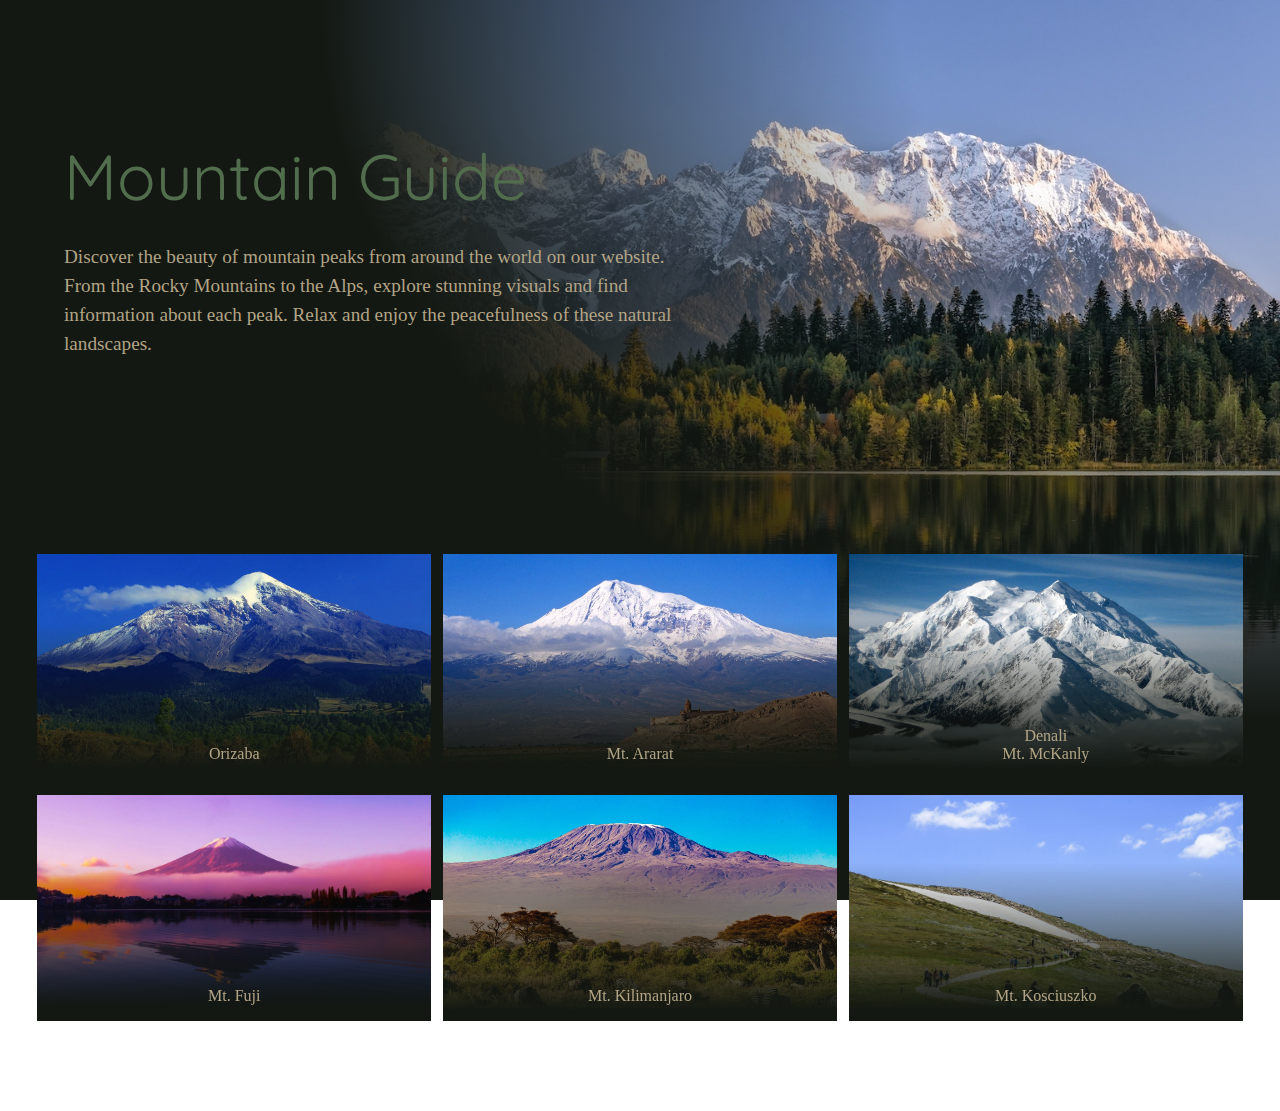
<file: index.html>
<!DOCTYPE html>
<html lang="en">

<head>
  <meta charset="UTF-8" />
  <meta http-equiv="X-UA-Compatible" content="IE=edge">
  <meta name="viewport" content="width=device-width, initial-scale=1.0">
  <link href="https://fonts.googleapis.com/css2?family=Comfortaa:wght@400;500;600;700" rel="stylesheet" />
  <link href="https://fonts.googleapis.com/css2?family=Quicksand:wght@300;400;500;600;700" rel="stylesheet" />
  <style>
    :root {
      --bg-color: #131812;
      --txt-color-1: #526d4d;
      --txt-color-2: #b2a486;
    }
  </style>
  <link rel="stylesheet" href="./styles/style.css" />
  <link rel="stylesheet" href="./styles/index.css" />

  <script src="./scripts/article.js" defer></script>

  <title>Main page</title>
</head>

<body>
  <div class="goverlay"></div>
  <main>
    <section class="hero">
      <h1>Mountain Guide</h1>
      <p>
        Discover the beauty of mountain peaks from around the world on our
        website. From the Rocky Mountains to the Alps, explore stunning
        visuals and find information about each peak. Relax and enjoy the
        peacefulness of these natural landscapes.
      </p>
    </section>
    <section class="photos">
      <div class="tile" onclick="relocate('./subpages/orizaba.html')">
        <div class="overlay">Orizaba</div>
        <img src="./assets/images/orizaba.jpg" alt="" />
      </div>
      <div class="tile" onclick="relocate('./subpages/ararat.html')">
        <div class="overlay">Mt. Ararat</div>
        <img src="./assets/images/ararat.jpg" alt="" />
      </div>
      <div class="tile" onclick="relocate('./subpages/denali.html')">
        <div class="overlay">Denali<br />Mt. McKanly</div>
        <img src="./assets/images/denali.jpg" alt="" />
      </div>
      <div class="tile" onclick="relocate('./subpages/fuji.html')">
        <div class="overlay">Mt. Fuji</div>
        <img src="./assets/images/fuji.webp" alt="" />
      </div>
      <div class="tile" onclick="relocate('./subpages/kilimanjaro.html')">
        <div class="overlay">Mt. Kilimanjaro</div>
        <img src="./assets/images/kilimanjaro.webp" alt="" />
      </div>
      <div class="tile" onclick="relocate('./subpages/kosciuszko.html')">
        <div class="overlay">Mt. Kosciuszko</div>
        <img src="./assets/images/kosciuszko.webp" alt="" />
      </div>
    </section>
  </main>
  <footer>
    Created by <a href="#">Kacper Pawłowski</a> &
    <a href="https://github.com/SaviProgram">Seweryn Woliński</a>
  </footer>
</body>

</html>
</file>
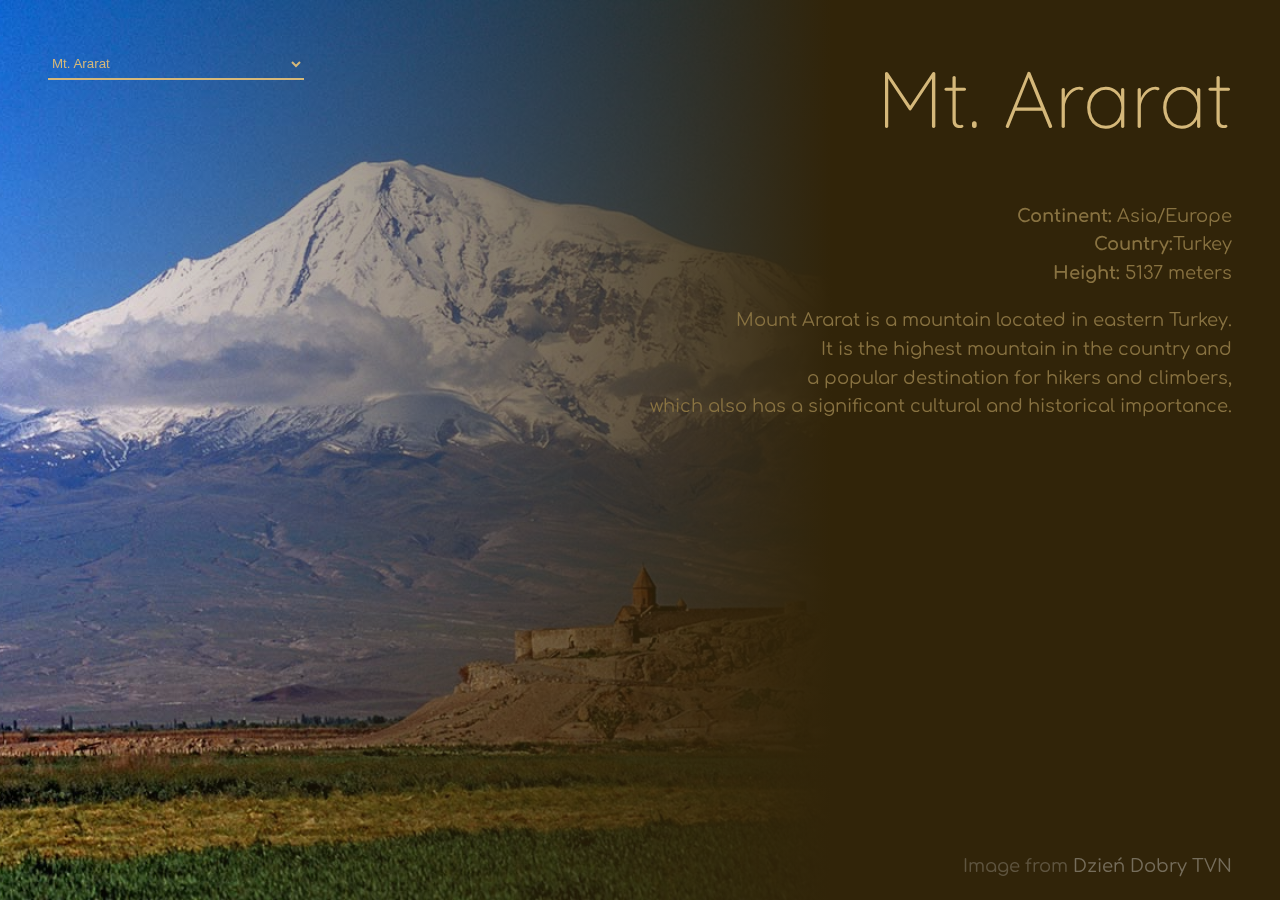
<file: subpages/ararat.html>
<!DOCTYPE html>
<html lang="en">
  <head>
    <meta charset="UTF-8" />
    <meta http-equiv="X-UA-Compatible" content="IE=edge" />
    <meta name="viewport" content="width=device-width, initial-scale=1.0" />
    <title>Mt. Ararat | MountainGuide</title>

    <link href="../styles/fonts.css" rel="stylesheet" />

    <style>
      :root {
        --bg-color: #312409;
        --txt-color-1: #887241;
        --txt-color-2: #d5b87a;
      }
    </style>

    <link rel="stylesheet" href="../styles/style.css" />
    <link rel="stylesheet" href="../styles/article.css" />

    <script src="../scripts/article.js" defer></script>
  </head>

  <body>
    <nav>
      <i
        class="material-symbols-rounded back"
        onclick="relocate('../index.html')"
        >arrow_back</i
      >
      <select name="" id="" data-id="3"></select>
    </nav>
    <img src="../assets/images/ararat.jpg" alt="" />
    <article>
      <h1>Mt. Ararat</h1>
      <p>
       
      </p>
      <p class="desc">
        <b>Continent:</b> Asia/Europe <br />
        <b>Country:</b>Turkey <br />
        <b>Height:</b>  5137 meters <br />
      </p>
      <p>
        Mount Ararat is a mountain located in eastern Turkey. <br>
        It is the highest mountain in the country and  <br> 
         a popular destination for hikers and climbers, <br> which  also has a significant cultural and historical importance.
      </p>
    </article>
    <footer>
      Image from
      <a
        href="https://dziendobry.tvn.pl/styl-zycia/ararat-wyprawa-na-gore-ararat-w-turcji--dzien-dobry-tvn-da499"
        >Dzień Dobry TVN</a
      >
    </footer>
    <div class="goverlay"></div>
  </body>
</html>
</file>
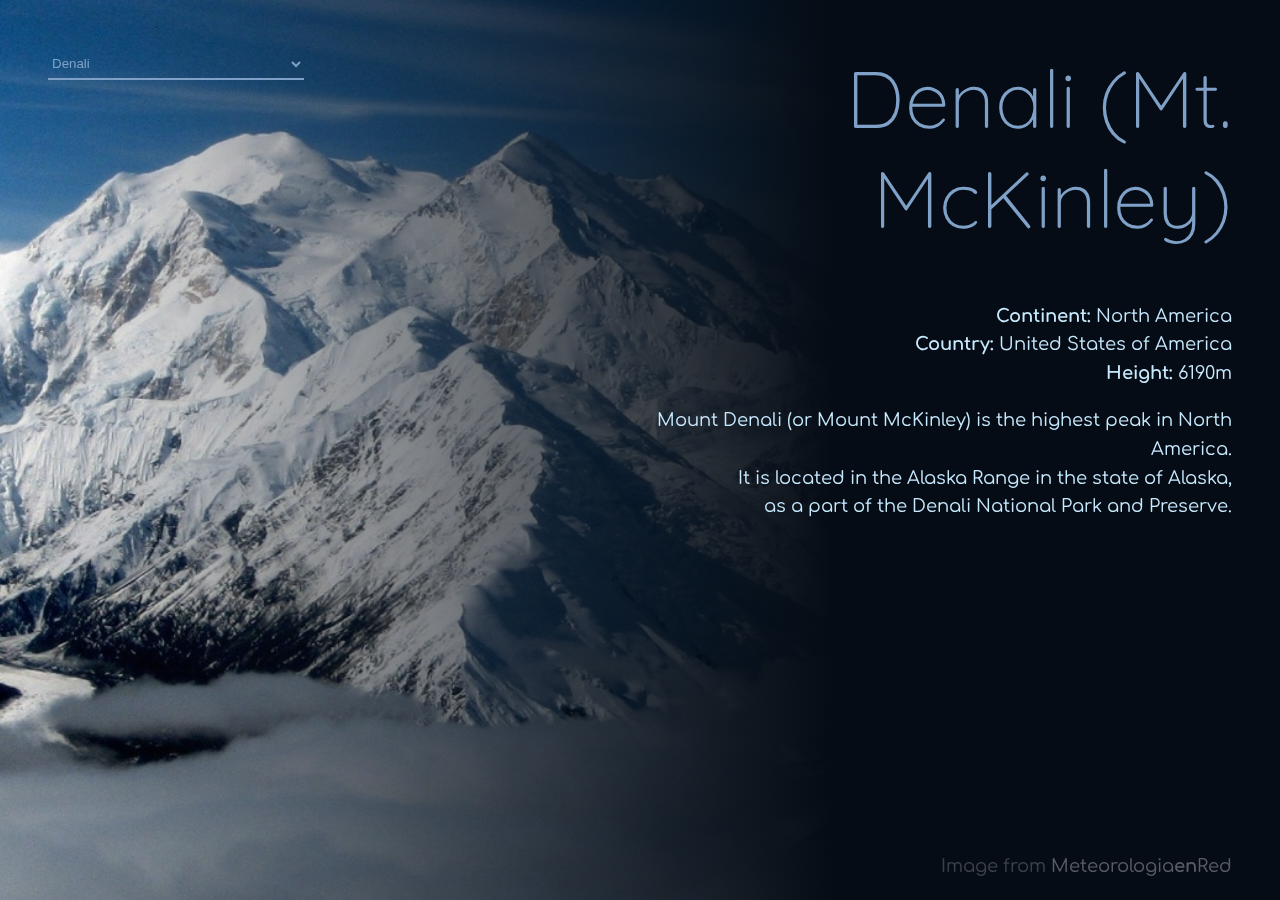
<file: subpages/denali.html>
<!DOCTYPE html>
<html lang="en">
  <head>
    <meta charset="UTF-8" />
    <meta http-equiv="X-UA-Compatible" content="IE=edge" />
    <meta name="viewport" content="width=device-width, initial-scale=1.0" />
    <title>Denali | MountainGuide</title>

    <link href="../styles/fonts.css" rel="stylesheet" />

    <style>
      :root {
        --bg-color: #152d48;
        --txt-color-1: #c8eaff;
        --txt-color-2: #80a1c7;

        --bg-color: #050c15;
      }
    </style>

    <link rel="stylesheet" href="../styles/style.css" />
    <link rel="stylesheet" href="../styles/article.css" />

    <script src="../scripts/article.js" defer></script>
  </head>

  <body>
    <nav>
      <i
        class="material-symbols-rounded back"
        onclick="relocate('../index.html')"
        >arrow_back</i
      >
      <select name="" id="" data-id="0"></select>
    </nav>
    <img src="../assets/images/denali.jpg" alt="" />
    <article>
      <h1>Denali (Mt. McKinley)</h1>
      <p class="desc">
        <b>Continent:</b> North America <br />
        <b>Country:</b> United States of America <br />
        <b>Height:</b> 6190m <br />
        
      </p>
      <p>
        Mount Denali (or Mount McKinley) is the highest peak in North America. <br>
        It is located in the Alaska Range in the state of Alaska,
        <br>as a part of the Denali National Park and Preserve.
      </p>
      
    </article>
    <footer>
      Image from
      <a href="https://www.meteorologiaenred.com/pl/zamontowa%C4%87-denali.html"
        >Meteorologia<b>en</b>Red</a
      >
    </footer>
    <div class="goverlay"></div>
  </body>
</html>
</file>
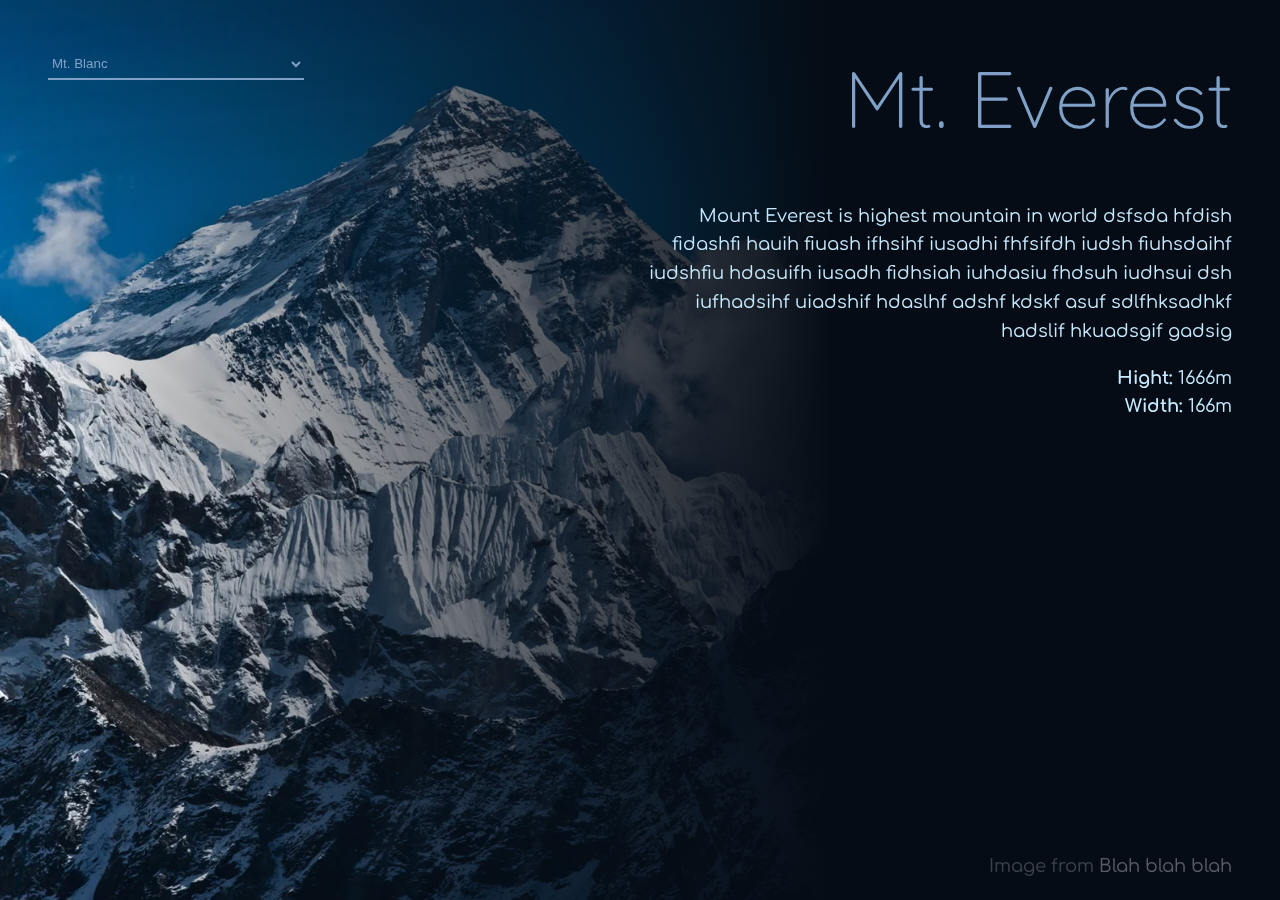
<file: subpages/elo.html>
<!DOCTYPE html>
<html lang="en">

<head>
    <meta charset="UTF-8">
    <meta http-equiv="X-UA-Compatible" content="IE=edge">
    <meta name="viewport" content="width=device-width, initial-scale=1.0">
    <title>Gora | MountainGuide</title>

    <link rel="stylesheet" href="../styles/style.css">

    <style>
        :root {
            --bg-color: #152d48;
            --txt-color-1: #C8EAFF;
            --txt-color-2: #80a1c7;

            --bg-color: #050c15;
        }
    </style>

    <link rel="stylesheet" href="../styles/article.css">

    <script src="../scripts/select.js" defer></script>
</head>

<body>
    <select name="" id="" data-id="1">
        <option value="">Góra 1</option>
    </select>
    <img src="../assets/images/gora.webp" alt="">
    <article>
        <h1>Mt. Everest</h1>
        <p>
            Mount Everest is highest mountain in world dsfsda hfdish fidashfi hauih fiuash ifhsihf iusadhi fhfsifdh iudsh fiuhsdaihf iudshfiu hdasuifh iusadh fidhsiah iuhdasiu fhdsuh iudhsui dsh iufhadsihf uiadshif hdaslhf adshf kdskf asuf sdlfhksadhkf hadslif hkuadsgif gadsig 
        </p>
        <p class="desc">
            <b>Hight:</b> 1666m <br>
            <b>Width:</b> 166m <br>
        </p>
    </article>
    <footer>
        Image from <a href="#">Blah blah blah</a>
    </footer>
    <div class="overlay"></div>
</body>

</html>
</file>
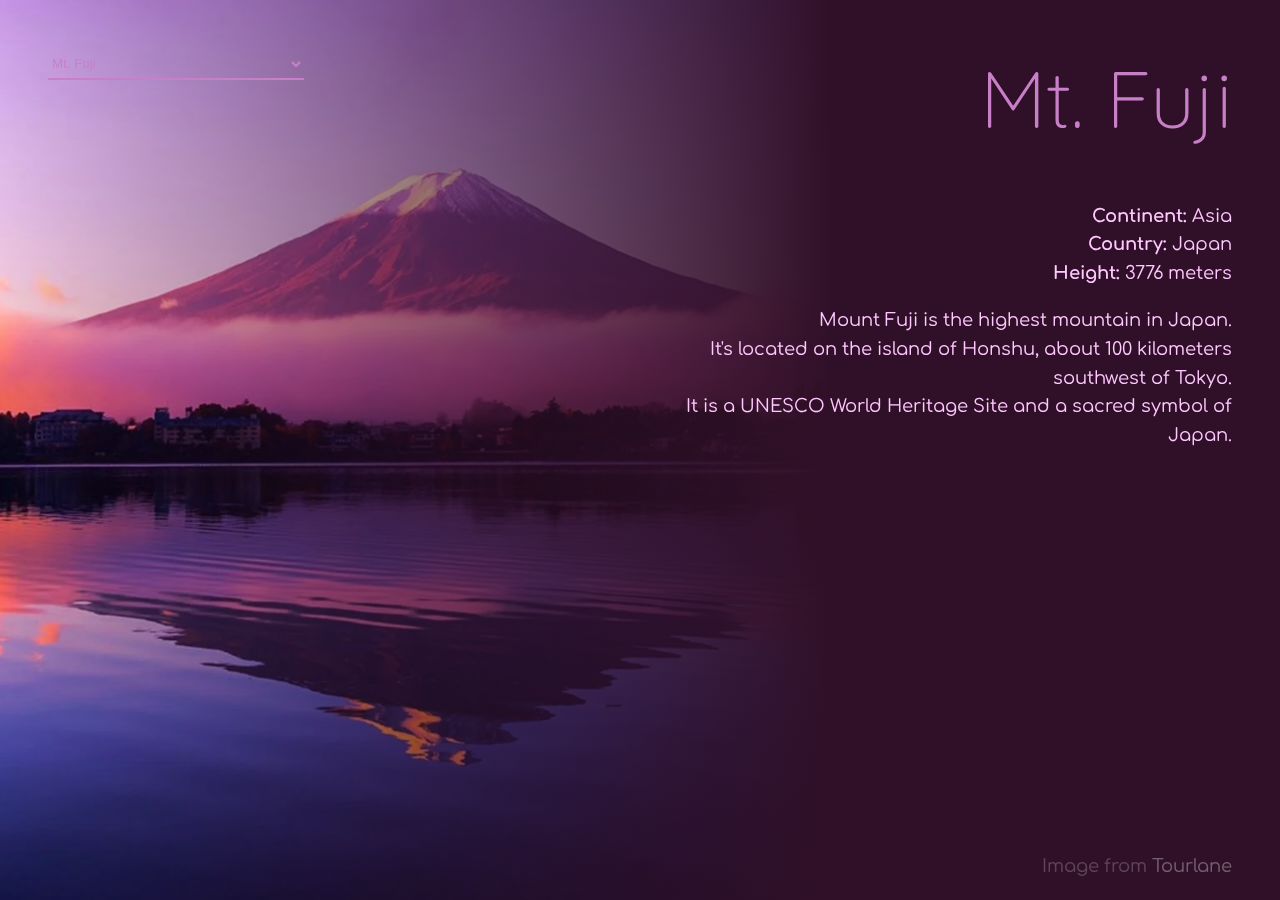
<file: subpages/fuji.html>
<!DOCTYPE html>
<html lang="en">
  <head>
    <meta charset="UTF-8" />
    <meta http-equiv="X-UA-Compatible" content="IE=edge" />
    <meta name="viewport" content="width=device-width, initial-scale=1.0" />
    <title>Mt. Fuji | MountainGuide</title>

    <link href="../styles/fonts.css" rel="stylesheet" />

    <style>
      :root {
        --bg-color: #301028;
        --txt-color-1: #ffc8ff;
        --txt-color-2: #c780c7;
      }
    </style>

    <link rel="stylesheet" href="../styles/style.css" />
    <link rel="stylesheet" href="../styles/article.css" />

    <script src="../scripts/article.js" defer></script>
  </head>

  <body>
    <nav>
      <i
        class="material-symbols-rounded back"
        onclick="relocate('../index.html')"
        >arrow_back</i
      >
      <select name="" id="" data-id="2"></select>
    </nav>
    <img src="../assets/images/fuji.webp" alt="" />
    <article>
      <h1>Mt. Fuji</h1>
      <p class="desc">
        <b>Continent:</b> Asia <br />
        <b>Country:</b> Japan <br />
        <b>Height:</b> 3776 meters <br />
        
      </p>
      <p>
        Mount Fuji is the highest mountain in Japan. <br>
        It's located on the island of Honshu, about 100 kilometers southwest of Tokyo. <br>
        It is a UNESCO World Heritage Site and a sacred symbol of Japan. <br>
        
      </p>
     
    </article>
    <footer>
      Image from <a href="https://www.tourlane.com/asia/japan/">Tourlane</a>
    </footer>
    <div class="goverlay"></div>
  </body>
</html>
</file>
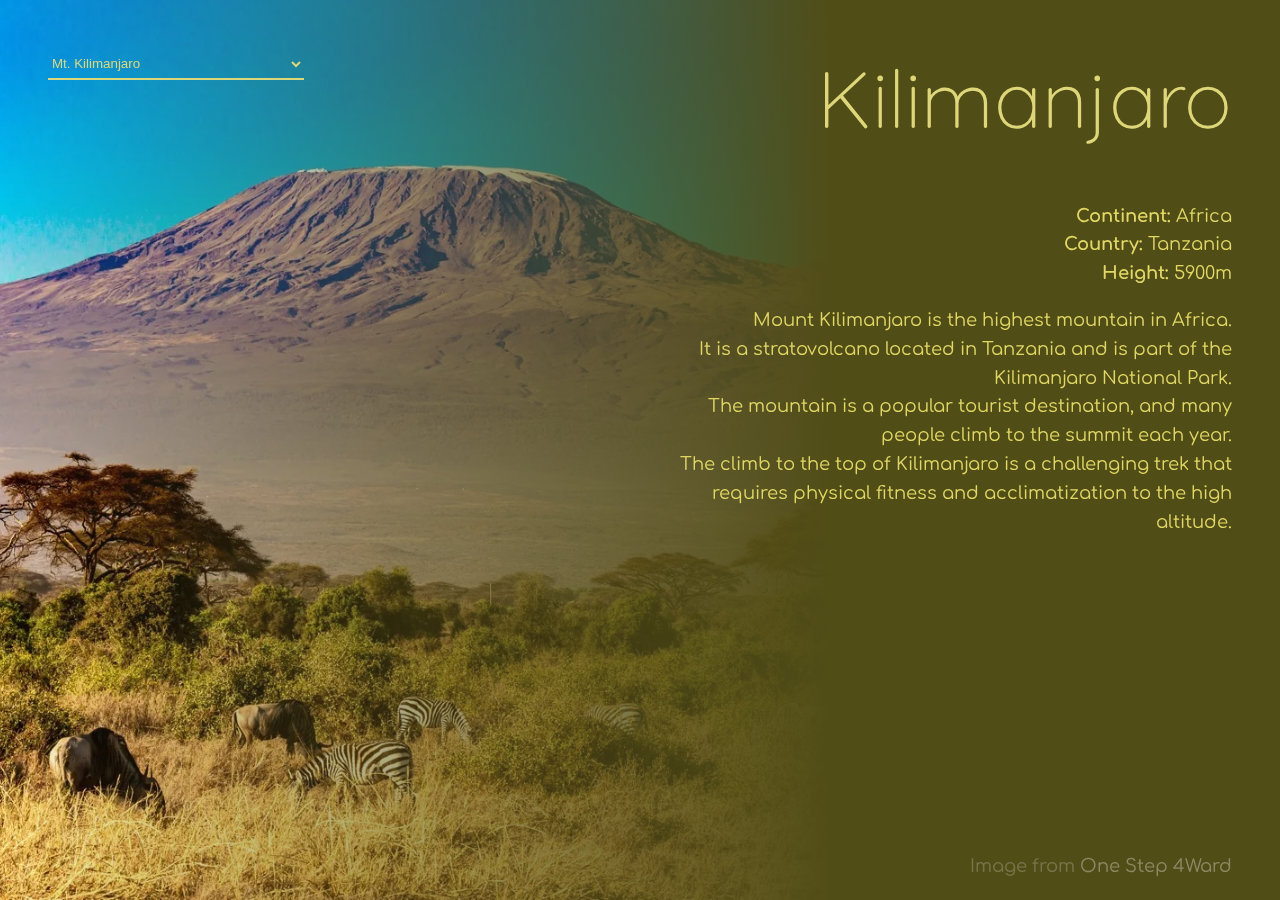
<file: subpages/kilimanjaro.html>
<!DOCTYPE html>
<html lang="en">

<head>
  <meta charset="UTF-8" />
  <meta http-equiv="X-UA-Compatible" content="IE=edge" />
  <meta name="viewport" content="width=device-width, initial-scale=1.0" />
  <title>Kilimanjaro | MountainGuide</title>

  <link href="../styles/fonts.css" rel="stylesheet" />

  <style>
    :root {
      --bg-color: #514d17;
      --txt-color-1: #e1d863;
      --txt-color-2: #ded77a;
    }
  </style>

  <link rel="stylesheet" href="../styles/style.css" />
  <link rel="stylesheet" href="../styles/article.css" />

  <script src="../scripts/article.js" defer></script>
</head>

<body>
  <nav>
    <i class="material-symbols-rounded back" onclick="relocate('../index.html')">arrow_back</i>
    <select name="" id="" data-id="4"></select>
  </nav>
  <img src="../assets/images/kilimanjaro.webp" alt="" />
  <article>
    <h1>Kilimanjaro</h1>
    <p class="desc">
      <b>Continent:</b> Africa<br />
      <b>Country:</b> Tanzania <br />
      <b>Height:</b> 5900m <br />

    </p>
    <p>
      Mount Kilimanjaro is the highest mountain in Africa. <br>
      It is a stratovolcano located in Tanzania and is part of the Kilimanjaro National Park. <br>
      The mountain is a popular tourist destination, and many people climb to the summit each year. <br>
      The climb to the top of Kilimanjaro is a challenging trek that requires physical fitness and acclimatization to
      the high altitude.
    </p>

  </article>
  <footer>
    Image from
    <a href="https://onestep4ward.com/climbing-kilimanjaro-beginners-guide/">One Step 4Ward</a>
  </footer>
  <div class="goverlay"></div>
</body>

</html>
</file>
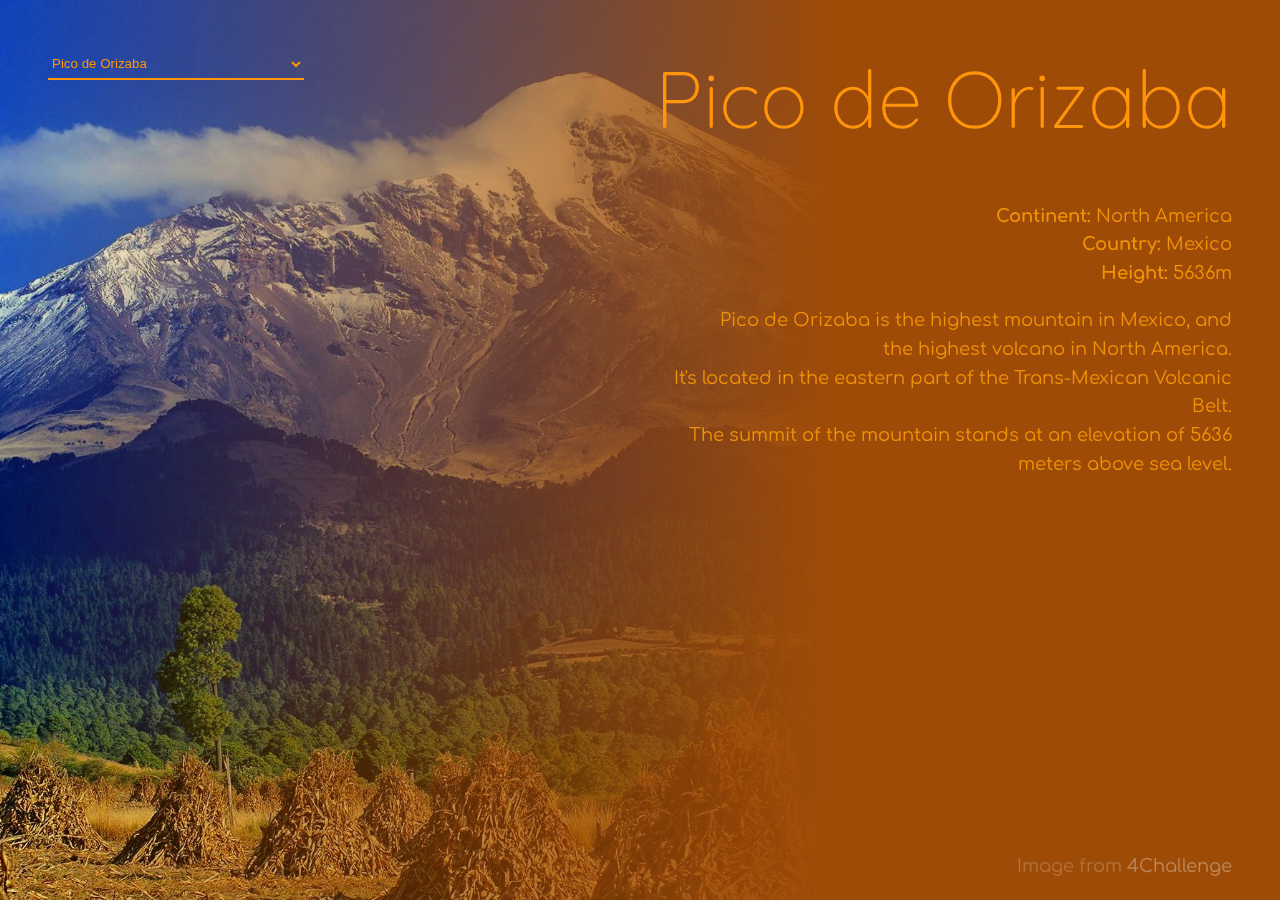
<file: subpages/orizaba.html>
<!DOCTYPE html>
<html lang="en">
  <head>
    <meta charset="UTF-8" />
    <meta http-equiv="X-UA-Compatible" content="IE=edge" />
    <meta name="viewport" content="width=device-width, initial-scale=1.0" />
    <title>Gora | MountainGuide</title>

    <link href="../styles/fonts.css" rel="stylesheet" />

    <style>
      :root {
        --bg-color: #9e4b07;
        --txt-color-1: #f19306;
        --txt-color-2: #ff950a;

        
      }
    </style>

    <link rel="stylesheet" href="../styles/style.css" />
    <link rel="stylesheet" href="../styles/article.css" />

    <script src="../scripts/article.js" defer></script>
  </head>

  <body>
    <nav>
      <i
        class="material-symbols-rounded back"
        onclick="relocate('../index.html')"
        >arrow_back</i
      >
      <select name="" id="" data-id="1"></select>
    </nav>
    <img src="../assets/images/orizaba.jpg" alt="" />
    <article>
      <h1>Pico de Orizaba</h1>
      <p class="desc">
        <b>Continent:</b> North America<br />
        <b>Country:</b> Mexico <br />
        <b>Height:</b> 5636m <br />
        
      </p>
      <p>
        Pico de Orizaba is the highest mountain in Mexico, and <br> the highest volcano in North America. <br>
        It's located in the eastern part of the Trans-Mexican Volcanic Belt. <br>
        The summit of the mountain stands at an elevation of 5636 meters above sea level.

 
      </p>

    </article>
    <footer>Image from <a href="https://4challenge.org/wyprawy/pico-de-orizaba-meksyk/">4Challenge</a></footer>
    <div class="goverlay"></div>
  </body>
</html>
</file>
<file: styles/style.css>
@import url('https://fonts.googleapis.com/css2?family=Nunito:wght@200;300;400;500;600;700;800;900&display=swap');
@import url('https://fonts.googleapis.com/css2?family=Comfortaa:wght@400;500;600;700&display=swap');
@import url('https://fonts.googleapis.com/css2?family=Quicksand:wght@300;400;500;600;700&display=swap');

@font-face {
    font-family: 'Soft Line';
    src: url(../assets/fonts/SoftLine.otf);
}

* {
    box-sizing: border-box;
}

body {
    margin: 0;
}

.overlay {
    position: fixed;
    left: 0;
    top: 0;
    right: 0;
    bottom: 0;
    z-index: 10000;

    pointer-events: none;

    animation: forwards 1s fadeOut;
}

.overlay.loading {
    animation: forwards 1s fadeIn;
}

@keyframes fadeOut {
    0% {
        background-color: #000;
    }

    100% {
        background-color: transparent;
    }
}

@keyframes fadeIn {
    100% {
        background-color: #000;
    }

    0% {
        background-color: transparent;
    }
}
</file>
<file: styles/index.css>
body {
    background-image: radial-gradient(75% 80% at top right, transparent 40%, var(--bg-color) 100%), url('../assets/images/tlo.jpg');
    background-position: center center;
    background-attachment: fixed;
    background-size: cover;
}

main {
    overflow-y: auto;
}

footer {
    position: relative;

    text-align: right;
    padding: 1rem 1.5rem;

    color: #ffffff38;
}

footer a {
    color: #ffffff55;
    text-decoration: none;

    transition: all .05s;
}

footer a:hover {
    color: #3f94d955;

    text-decoration: solid underline 1px;
    text-underline-offset: 3px;
}

.hero {

    width: 60vw;

    padding: 8rem 4rem;

    color: var(--txt-color-2);

    font-size: 1.2rem;

    line-height: 1.5;
}

.hero h1 {
    font-family: 'Quicksand';
    font-style: normal;
    font-weight: 400;
    font-size: 4rem;

    color: var(--txt-color-1);

    margin: 0;
}

.photos {
    display: grid;
    grid-template-columns: repeat(3, 1fr);
    gap: 1rem .75rem;

    justify-content: center;

    width: 100%;

    padding: 3rem;
}


@media (max-width: 750px) {
    .hero {
        width: 100%;
        text-align: center;

        padding: 2rem 2rem;

    }

    .photos {
        grid-template-columns: 1fr;
    }
}

.tile {
    display: block;
    position: relative;
    width: 100%;
    aspect-ratio: 16 / 9;
}

.tile img {
    width: 100%;
    height: 100%;

    object-fit: cover;
}

.tile .overlay {
    position: absolute;
    left: 0;
    right: 0;
    top: 0;
    bottom: 0;

    display: flex;
    justify-content: center;
    align-items: flex-end;

    padding: 1rem;

    background: linear-gradient(180deg, transparent 30%, var(--bg-color) 95%);
    color: var(--txt-color-2);

    opacity: 100%;

    transition: all 750ms;

    text-align: center;
}

.tile:hover .overlay {
    opacity: 0%;
}

.goverlay {
    position: fixed;
    left: 0;
    right: 0;
    top: 0;
    bottom: 0;

    z-index: 1000;
}
</file>
<file: styles/fonts.css>
@import url("https://fonts.googleapis.com/css2?family=Material+Symbols+Rounded:opsz,wght,FILL,GRAD@40,300,0,-25");
@import url("https://fonts.googleapis.com/css2?family=Comfortaa:wght@400;500;600;700");
@import url("https://fonts.googleapis.com/css2?family=Quicksand:wght@300;400;500;600;700");
</file>
<file: styles/article.css>
body {
    position: fixed;
    inset: 0;

    background-color: var(--bg-color);

    font-size: 18px;
    font-family: Comfortaa;
}

select {
    position: absolute;
    left: 3rem;
    top: 3rem;

    z-index: 100;

    width: 20vw;
    height: 2rem;

    background-color: transparent;
    color: var(--txt-color-2);

    border: none;
    border-bottom: 2px solid;
}

img {
    position: absolute;
    left: 0;
    top: 0;

    width: 75%;
    height: 100%;

    object-fit: cover;
}

article {
    position: absolute;
    right: 0;
    bottom: 0;

    width: 100%;
    height: 100%;

    text-align: right;

    padding: 3rem;
    padding-left: 50vw;

    background: linear-gradient(270deg, var(--bg-color) 35%, transparent 100%);

    overflow-y: auto;
}

h1 {
    margin-top: 0;

    color: var(--txt-color-2);

    font-family: QuickSand;
    font-size: 5rem;
    font-weight: 100;
}

p {
    color: var(--txt-color-1);

    font-family: Comfortaa;

    line-height: 1.6;
}

footer {
    position: absolute;

    bottom: 1.5rem;
    right: 3rem;

    color: #ffffff38;
}

a {
    color: #ffffff55;
    text-decoration: none;

    transition: all .05s;
}

a:hover {
    color: #3f94d955;

    text-decoration: solid underline 1px;
    text-underline-offset: 3px;
}

@media (max-width: 750px) {
    img {
        width: 100%;
        height: 65%;
    }

    article {
        bottom: 0;

        text-align: left;

        padding: 3rem;
        padding-top: 50vh;


        background: linear-gradient(0deg, var(--bg-color) 35%, transparent 100%);
    }

    select {
        width: 50vw;
    }
}
</file>
